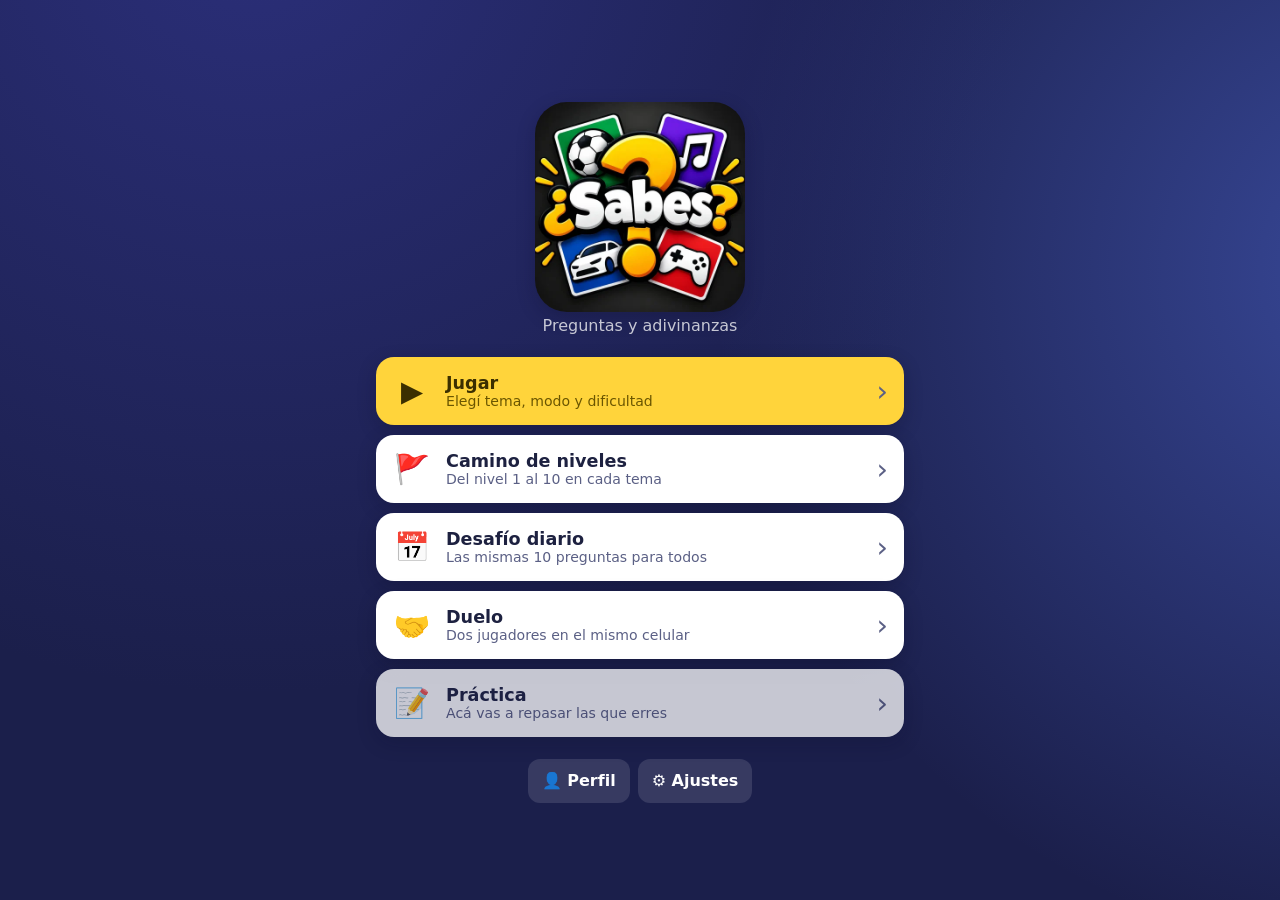
<file: index.html>
<!doctype html>
<html lang="es-AR">
  <head>
    <meta charset="UTF-8" />
    <meta name="viewport" content="width=device-width, initial-scale=1, viewport-fit=cover" />
    <meta name="theme-color" content="#1b1f4b" />
    <meta name="description" content="¿Sabes? Juego de preguntas y adivinanzas: fútbol, geografía, música, autos e interés general." />
    <link rel="icon" href="icons/icono-48.png" type="image/png" sizes="48x48" />
    <link rel="icon" href="icons/icono-192.png" type="image/png" sizes="192x192" />
    <link rel="apple-touch-icon" href="icons/icono-180.png" />
    <title>¿Sabes?</title>
    <script type="module" crossorigin src="./assets/index-BFh5QTkx.js"></script>
    <link rel="stylesheet" crossorigin href="./assets/index-BFrbjo6H.css">
  <link rel="manifest" href="./manifest.webmanifest"></head>
  <body>
    <div id="app" class="app"></div>
    <noscript>Para jugar necesitás activar JavaScript.</noscript>
  </body>
</html>
</file>
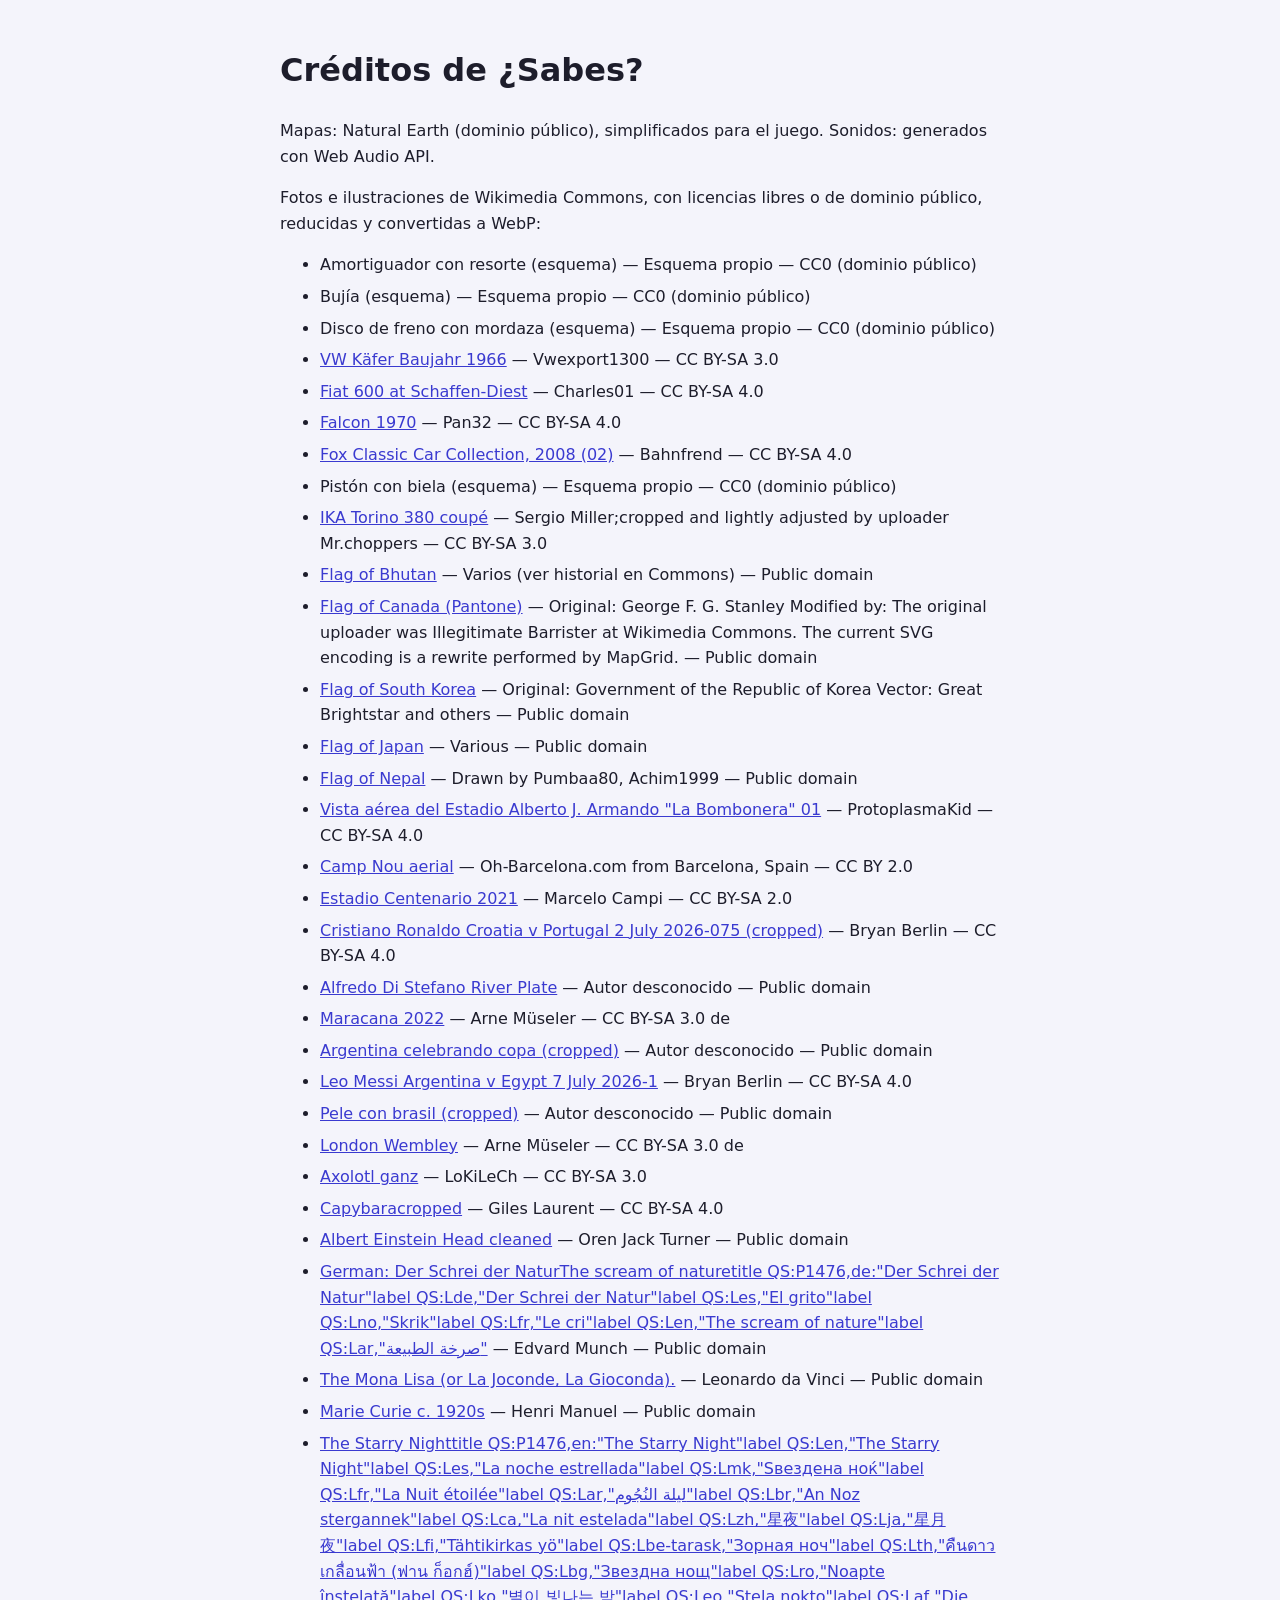
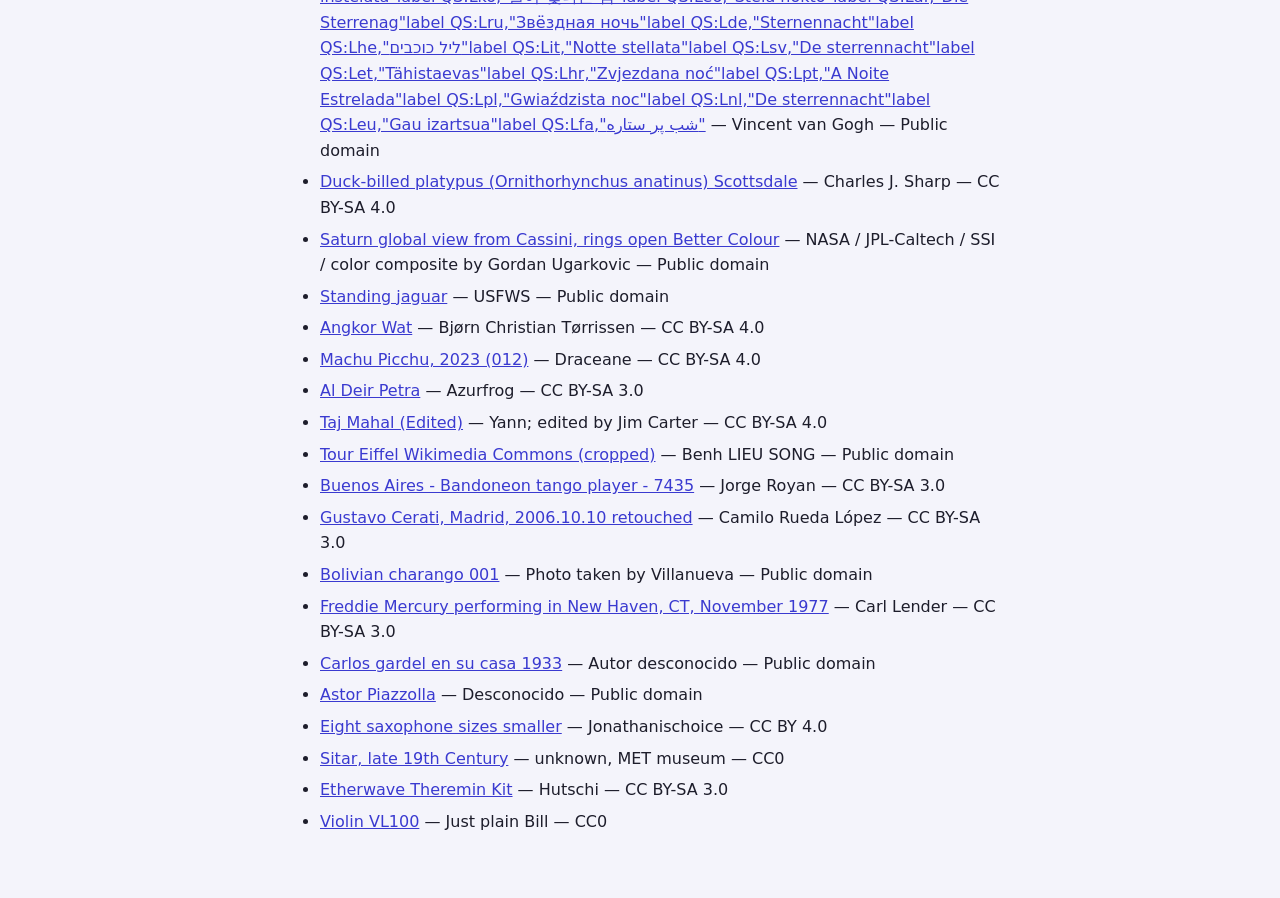
<file: creditos.html>
<!doctype html>
<html lang="es">
<head>
  <meta charset="utf-8">
  <meta name="viewport" content="width=device-width, initial-scale=1">
  <title>Créditos — ¿Sabes?</title>
  <link rel="icon" href="icons/icono-48.png">
  <style>
    body { margin: 0; font-family: system-ui, -apple-system, "Segoe UI", Roboto, sans-serif; line-height: 1.6; color: #1d1d2b; background: #f4f4fb; }
    main { max-width: 720px; margin: 0 auto; padding: 24px 16px 48px; }
    li { margin-bottom: 6px; overflow-wrap: anywhere; }
    a { color: #3a3ad0; }
  </style>
</head>
<body>
<main>
  <h1>Créditos de ¿Sabes?</h1>
  <p>Mapas: Natural Earth (dominio público), simplificados para el juego. Sonidos: generados con Web Audio API.</p>
  <p>Fotos e ilustraciones de Wikimedia Commons, con licencias libres o de dominio público, reducidas y convertidas a WebP:</p>
  <ul>
    <li>Amortiguador con resorte (esquema) — Esquema propio — CC0 (dominio público)</li>
    <li>Bujía (esquema) — Esquema propio — CC0 (dominio público)</li>
    <li>Disco de freno con mordaza (esquema) — Esquema propio — CC0 (dominio público)</li>
    <li><a href="https://commons.wikimedia.org/wiki/File:VW_K%C3%A4fer_Baujahr_1966.jpg">VW Käfer Baujahr 1966</a> — Vwexport1300 — CC BY-SA 3.0</li>
    <li><a href="https://commons.wikimedia.org/wiki/File:Fiat_600_at_Schaffen-Diest.jpg">Fiat 600 at Schaffen-Diest</a> — Charles01 — CC BY-SA 4.0</li>
    <li><a href="https://commons.wikimedia.org/wiki/File:Falcon_1970.jpg">Falcon 1970</a> — Pan32 — CC BY-SA 4.0</li>
    <li><a href="https://commons.wikimedia.org/wiki/File:Fox_Classic_Car_Collection,_2008_(02).JPG">Fox Classic Car Collection, 2008 (02)</a> — Bahnfrend — CC BY-SA 4.0</li>
    <li>Pistón con biela (esquema) — Esquema propio — CC0 (dominio público)</li>
    <li><a href="https://commons.wikimedia.org/wiki/File:IKA_Torino_380_coup%C3%A9.jpg">IKA Torino 380 coupé</a> — Sergio Miller;cropped and lightly adjusted by uploader Mr.choppers — CC BY-SA 3.0</li>
    <li><a href="https://commons.wikimedia.org/wiki/File:Flag_of_Bhutan.svg">Flag of Bhutan</a> — Varios (ver historial en Commons) — Public domain</li>
    <li><a href="https://commons.wikimedia.org/wiki/File:Flag_of_Canada_(Pantone).svg">Flag of Canada (Pantone)</a> — Original: George F. G. Stanley Modified by: The original uploader was Illegitimate Barrister at Wikimedia Commons. The current SVG encoding is a rewrite performed by MapGrid. — Public domain</li>
    <li><a href="https://commons.wikimedia.org/wiki/File:Flag_of_South_Korea.svg">Flag of South Korea</a> — Original: Government of the Republic of Korea Vector: Great Brightstar and others — Public domain</li>
    <li><a href="https://commons.wikimedia.org/wiki/File:Flag_of_Japan.svg">Flag of Japan</a> — Various — Public domain</li>
    <li><a href="https://commons.wikimedia.org/wiki/File:Flag_of_Nepal.svg">Flag of Nepal</a> — Drawn by Pumbaa80, Achim1999 — Public domain</li>
    <li><a href="https://commons.wikimedia.org/wiki/File:Vista_a%C3%A9rea_del_Estadio_Alberto_J._Armando_%22La_Bombonera%22_01.jpg">Vista aérea del Estadio Alberto J. Armando &quot;La Bombonera&quot; 01</a> — ProtoplasmaKid — CC BY-SA 4.0</li>
    <li><a href="https://commons.wikimedia.org/wiki/File:Camp_Nou_aerial.jpg">Camp Nou aerial</a> — Oh-Barcelona.com from Barcelona, Spain — CC BY 2.0</li>
    <li><a href="https://commons.wikimedia.org/wiki/File:Estadio_Centenario_2021.jpg">Estadio Centenario 2021</a> — Marcelo Campi — CC BY-SA 2.0</li>
    <li><a href="https://commons.wikimedia.org/wiki/File:Cristiano_Ronaldo_Croatia_v_Portugal_2_July_2026-075_(cropped).jpg">Cristiano Ronaldo Croatia v Portugal 2 July 2026-075 (cropped)</a> — Bryan Berlin — CC BY-SA 4.0</li>
    <li><a href="https://commons.wikimedia.org/wiki/File:Alfredo_Di_Stefano_River_Plate.jpg">Alfredo Di Stefano River Plate</a> — Autor desconocido — Public domain</li>
    <li><a href="https://commons.wikimedia.org/wiki/File:Maracana_2022.jpg">Maracana 2022</a> — Arne Müseler — CC BY-SA 3.0 de</li>
    <li><a href="https://commons.wikimedia.org/wiki/File:Argentina_celebrando_copa_(cropped).jpg">Argentina celebrando copa (cropped)</a> — Autor desconocido — Public domain</li>
    <li><a href="https://commons.wikimedia.org/wiki/File:Leo_Messi_Argentina_v_Egypt_7_July_2026-1.jpg">Leo Messi Argentina v Egypt 7 July 2026-1</a> — Bryan Berlin — CC BY-SA 4.0</li>
    <li><a href="https://commons.wikimedia.org/wiki/File:Pele_con_brasil_(cropped).jpg">Pele con brasil (cropped)</a> — Autor desconocido — Public domain</li>
    <li><a href="https://commons.wikimedia.org/wiki/File:London_Wembley.jpg">London Wembley</a> — Arne Müseler — CC BY-SA 3.0 de</li>
    <li><a href="https://commons.wikimedia.org/wiki/File:Axolotl_ganz.jpg">Axolotl ganz</a> — LoKiLeCh — CC BY-SA 3.0</li>
    <li><a href="https://commons.wikimedia.org/wiki/File:Capybaracropped.jpg">Capybaracropped</a> — Giles Laurent — CC BY-SA 4.0</li>
    <li><a href="https://commons.wikimedia.org/wiki/File:Albert_Einstein_Head_cleaned.jpg">Albert Einstein Head cleaned</a> — Oren Jack Turner — Public domain</li>
    <li><a href="https://commons.wikimedia.org/wiki/File:Edvard_Munch,_1893,_The_Scream,_oil,_tempera_and_pastel_on_cardboard,_91_x_73_cm,_National_Gallery_of_Norway.jpg">German: Der Schrei der NaturThe scream of naturetitle QS:P1476,de:&quot;Der Schrei der Natur&quot;label QS:Lde,&quot;Der Schrei der Natur&quot;label QS:Les,&quot;El grito&quot;label QS:Lno,&quot;Skrik&quot;label QS:Lfr,&quot;Le cri&quot;label QS:Len,&quot;The scream of nature&quot;label QS:Lar,&quot;صرخة الطبيعة&quot;</a> — Edvard Munch — Public domain</li>
    <li><a href="https://commons.wikimedia.org/wiki/File:Mona_Lisa.jpg">The Mona Lisa (or La Joconde, La Gioconda).</a> — Leonardo da Vinci — Public domain</li>
    <li><a href="https://commons.wikimedia.org/wiki/File:Marie_Curie_c._1920s.jpg">Marie Curie c. 1920s</a> — Henri Manuel — Public domain</li>
    <li><a href="https://commons.wikimedia.org/wiki/File:Van_Gogh_-_Starry_Night_-_Google_Art_Project.jpg">The Starry Nighttitle QS:P1476,en:&quot;The Starry Night&quot;label QS:Len,&quot;The Starry Night&quot;label QS:Les,&quot;La noche estrellada&quot;label QS:Lmk,&quot;Ѕвездена ноќ&quot;label QS:Lfr,&quot;La Nuit étoilée&quot;label QS:Lar,&quot;ليلة النُجُوم&quot;label QS:Lbr,&quot;An Noz stergannek&quot;label QS:Lca,&quot;La nit estelada&quot;label QS:Lzh,&quot;星夜&quot;label QS:Lja,&quot;星月夜&quot;label QS:Lfi,&quot;Tähtikirkas yö&quot;label QS:Lbe-tarask,&quot;Зорная ноч&quot;label QS:Lth,&quot;คืนดาวเกลื่อนฟ้า (ฟาน ก็อกฮ์)&quot;label QS:Lbg,&quot;Звездна нощ&quot;label QS:Lro,&quot;Noapte înstelată&quot;label QS:Lko,&quot;별이 빛나는 밤&quot;label QS:Leo,&quot;Stela nokto&quot;label QS:Laf,&quot;Die Sterrenag&quot;label QS:Lru,&quot;Звёздная ночь&quot;label QS:Lde,&quot;Sternennacht&quot;label QS:Lhe,&quot;ליל כוכבים&quot;label QS:Lit,&quot;Notte stellata&quot;label QS:Lsv,&quot;De sterrennacht&quot;label QS:Let,&quot;Tähistaevas&quot;label QS:Lhr,&quot;Zvjezdana noć&quot;label QS:Lpt,&quot;A Noite Estrelada&quot;label QS:Lpl,&quot;Gwiaździsta noc&quot;label QS:Lnl,&quot;De sterrennacht&quot;label QS:Leu,&quot;Gau izartsua&quot;label QS:Lfa,&quot;شب پر ستاره&quot;</a> — Vincent van Gogh — Public domain</li>
    <li><a href="https://commons.wikimedia.org/wiki/File:Duck-billed_platypus_(Ornithorhynchus_anatinus)_Scottsdale.jpg">Duck-billed platypus (Ornithorhynchus anatinus) Scottsdale</a> — Charles J. Sharp — CC BY-SA 4.0</li>
    <li><a href="https://commons.wikimedia.org/wiki/File:Saturn_global_view_from_Cassini,_rings_open_Better_Colour.png">Saturn global view from Cassini, rings open Better Colour</a> — NASA / JPL-Caltech / SSI / color composite by Gordan Ugarkovic — Public domain</li>
    <li><a href="https://commons.wikimedia.org/wiki/File:Standing_jaguar.jpg">Standing jaguar</a> — USFWS — Public domain</li>
    <li><a href="https://commons.wikimedia.org/wiki/File:Angkor_Wat.jpg">Angkor Wat</a> — Bjørn Christian Tørrissen — CC BY-SA 4.0</li>
    <li><a href="https://commons.wikimedia.org/wiki/File:Machu_Picchu,_2023_(012).jpg">Machu Picchu, 2023 (012)</a> — Draceane — CC BY-SA 4.0</li>
    <li><a href="https://commons.wikimedia.org/wiki/File:Al_Deir_Petra.JPG">Al Deir Petra</a> — Azurfrog — CC BY-SA 3.0</li>
    <li><a href="https://commons.wikimedia.org/wiki/File:Taj_Mahal_(Edited).jpeg">Taj Mahal (Edited)</a> — Yann; edited by Jim Carter — CC BY-SA 4.0</li>
    <li><a href="https://commons.wikimedia.org/wiki/File:Tour_Eiffel_Wikimedia_Commons_(cropped).jpg">Tour Eiffel Wikimedia Commons (cropped)</a> — Benh LIEU SONG — Public domain</li>
    <li><a href="https://commons.wikimedia.org/wiki/File:Buenos_Aires_-_Bandoneon_tango_player_-_7435.jpg">Buenos Aires - Bandoneon tango player - 7435</a> — Jorge Royan — CC BY-SA 3.0</li>
    <li><a href="https://commons.wikimedia.org/wiki/File:Gustavo_Cerati,_Madrid,_2006.10.10_retouched.jpg">Gustavo Cerati, Madrid, 2006.10.10 retouched</a> — Camilo Rueda López — CC BY-SA 3.0</li>
    <li><a href="https://commons.wikimedia.org/wiki/File:Bolivian_charango_001.jpg">Bolivian charango 001</a> — Photo taken by Villanueva — Public domain</li>
    <li><a href="https://commons.wikimedia.org/wiki/File:Freddie_Mercury_performing_in_New_Haven,_CT,_November_1977.jpg">Freddie Mercury performing in New Haven, CT, November 1977</a> — Carl Lender — CC BY-SA 3.0</li>
    <li><a href="https://commons.wikimedia.org/wiki/File:Carlos_gardel_en_su_casa_1933.jpg">Carlos gardel en su casa 1933</a> — Autor desconocido — Public domain</li>
    <li><a href="https://commons.wikimedia.org/wiki/File:Astor_Piazzolla.jpg">Astor Piazzolla</a> — Desconocido — Public domain</li>
    <li><a href="https://commons.wikimedia.org/wiki/File:Eight_saxophone_sizes_smaller.png">Eight saxophone sizes smaller</a> — Jonathanischoice — CC BY 4.0</li>
    <li><a href="https://commons.wikimedia.org/wiki/File:Sitar,_late_19th_Century.jpg">Sitar, late 19th Century</a> — unknown, MET museum — CC0</li>
    <li><a href="https://commons.wikimedia.org/wiki/File:Etherwave_Theremin_Kit.jpg">Etherwave Theremin Kit</a> — Hutschi — CC BY-SA 3.0</li>
    <li><a href="https://commons.wikimedia.org/wiki/File:Violin_VL100.png">Violin VL100</a> — Just plain Bill — CC0</li>
  </ul>
</main>
</body>
</html>
</file>
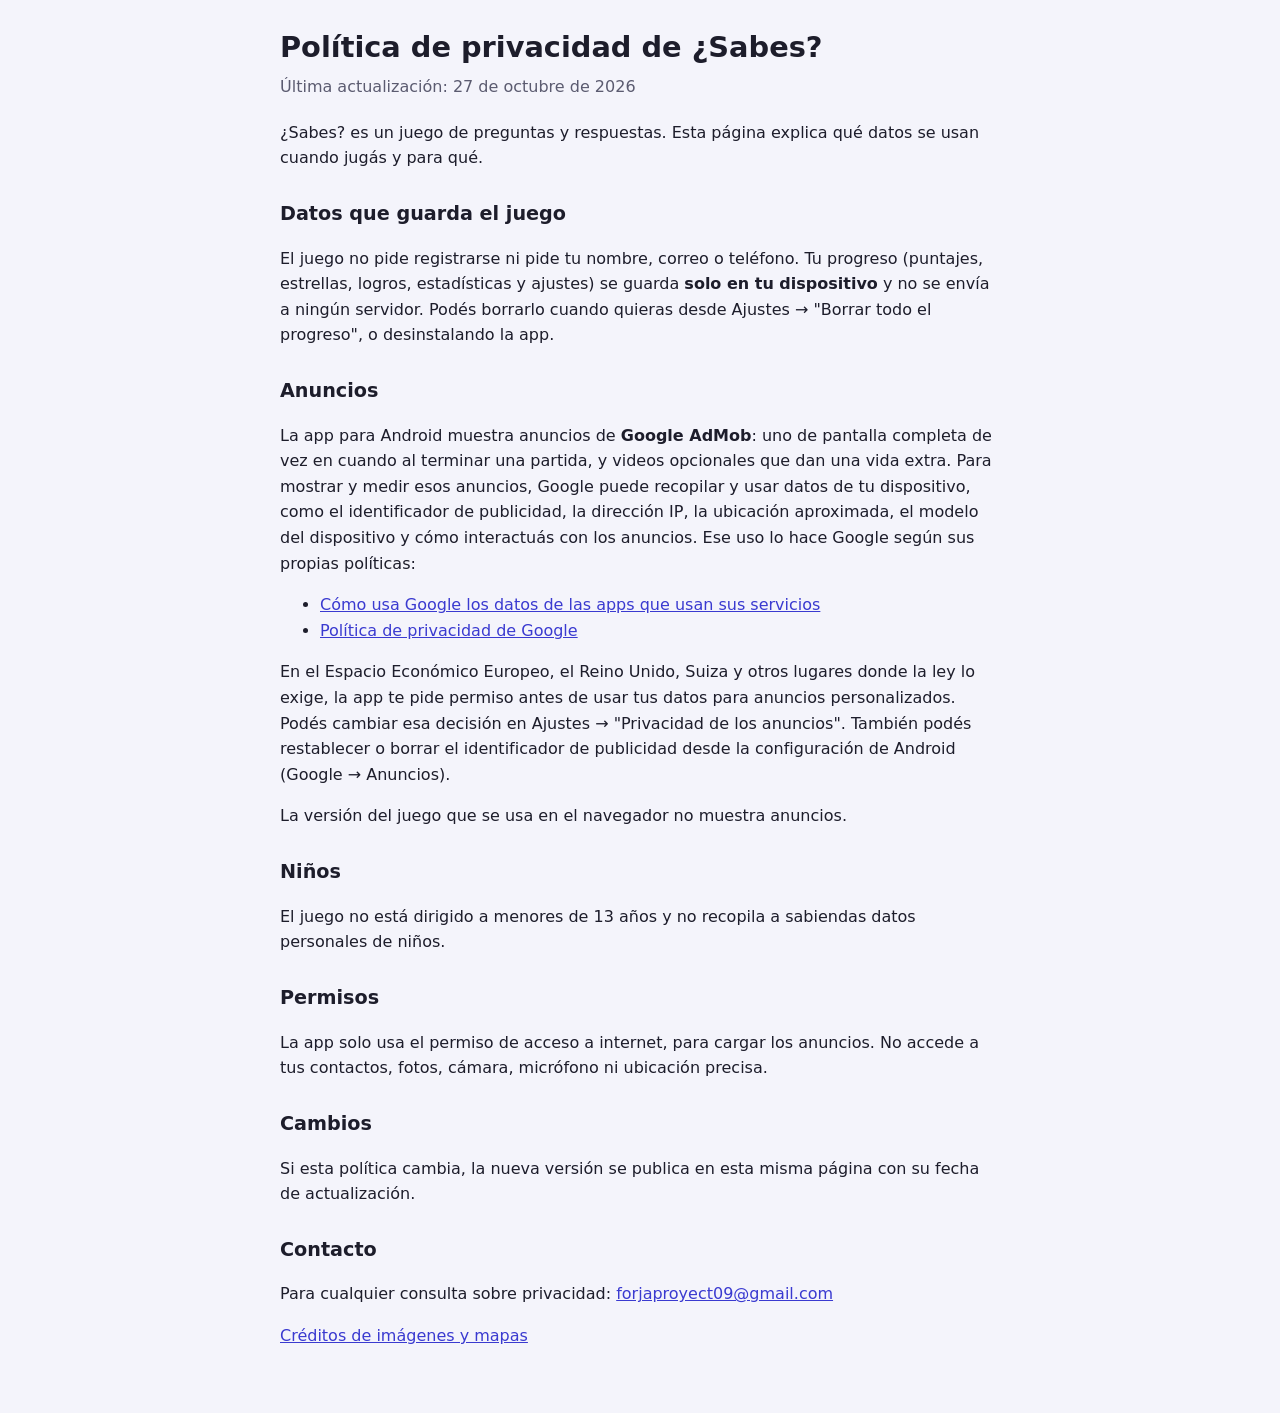
<file: privacidad.html>
<!doctype html>
<html lang="es">
<head>
  <meta charset="utf-8">
  <meta name="viewport" content="width=device-width, initial-scale=1">
  <title>Política de privacidad — ¿Sabes?</title>
  <link rel="icon" href="icons/icono-48.png">
  <style>
    body { margin: 0; font-family: system-ui, -apple-system, "Segoe UI", Roboto, sans-serif; line-height: 1.6; color: #1d1d2b; background: #f4f4fb; }
    main { max-width: 720px; margin: 0 auto; padding: 24px 16px 48px; }
    h1 { font-size: 1.8rem; margin: 0 0 4px; }
    h2 { font-size: 1.2rem; margin: 28px 0 6px; }
    .fecha { color: #5b5b70; margin: 0 0 20px; }
    a { color: #3a3ad0; }
  </style>
</head>
<body>
<main>
  <h1>Política de privacidad de ¿Sabes?</h1>
  <p class="fecha">Última actualización: 27 de octubre de 2026</p>

  <p>¿Sabes? es un juego de preguntas y respuestas. Esta página explica qué datos se usan cuando jugás y para qué.</p>

  <h2>Datos que guarda el juego</h2>
  <p>El juego no pide registrarse ni pide tu nombre, correo o teléfono. Tu progreso (puntajes, estrellas, logros, estadísticas y ajustes) se guarda <strong>solo en tu dispositivo</strong> y no se envía a ningún servidor. Podés borrarlo cuando quieras desde Ajustes → "Borrar todo el progreso", o desinstalando la app.</p>

  <h2>Anuncios</h2>
  <p>La app para Android muestra anuncios de <strong>Google AdMob</strong>: uno de pantalla completa de vez en cuando al terminar una partida, y videos opcionales que dan una vida extra. Para mostrar y medir esos anuncios, Google puede recopilar y usar datos de tu dispositivo, como el identificador de publicidad, la dirección IP, la ubicación aproximada, el modelo del dispositivo y cómo interactuás con los anuncios. Ese uso lo hace Google según sus propias políticas:</p>
  <ul>
    <li><a href="https://policies.google.com/technologies/partner-sites?hl=es">Cómo usa Google los datos de las apps que usan sus servicios</a></li>
    <li><a href="https://policies.google.com/privacy?hl=es">Política de privacidad de Google</a></li>
  </ul>
  <p>En el Espacio Económico Europeo, el Reino Unido, Suiza y otros lugares donde la ley lo exige, la app te pide permiso antes de usar tus datos para anuncios personalizados. Podés cambiar esa decisión en Ajustes → "Privacidad de los anuncios". También podés restablecer o borrar el identificador de publicidad desde la configuración de Android (Google → Anuncios).</p>
  <p>La versión del juego que se usa en el navegador no muestra anuncios.</p>

  <h2>Niños</h2>
  <p>El juego no está dirigido a menores de 13 años y no recopila a sabiendas datos personales de niños.</p>

  <h2>Permisos</h2>
  <p>La app solo usa el permiso de acceso a internet, para cargar los anuncios. No accede a tus contactos, fotos, cámara, micrófono ni ubicación precisa.</p>

  <h2>Cambios</h2>
  <p>Si esta política cambia, la nueva versión se publica en esta misma página con su fecha de actualización.</p>

  <h2>Contacto</h2>
  <p>Para cualquier consulta sobre privacidad: <a href="mailto:forjaproyect09@gmail.com">forjaproyect09@gmail.com</a></p>
  <p><a href="creditos.html">Créditos de imágenes y mapas</a></p>
</main>
</body>
</html>
</file>
<file: assets/index-BFrbjo6H.css>
:root{--fondo:#1b1f4b;--fondo-2:#2b2f7a;--tarjeta:#fff;--tarjeta-2:#f1f3ff;--texto:#1d2140;--texto-suave:#5b6085;--claro:#fff;--claro-suave:#ffffffbf;--acento:#ffd43b;--acento-texto:#3b2f00;--primario:#5c7cfa;--primario-oscuro:#3b5bdb;--bien:#2fb344;--bien-claro:#d3f9d8;--mal:#e03131;--mal-claro:#ffe3e3;--borde:#dfe3f5;--sombra:0 6px 18px #0a0c2840;--radio:18px;--color-tema:#5c7cfa;--fuente:system-ui, -apple-system, "Segoe UI", Roboto, "Helvetica Neue", Arial, sans-serif;--seguro-arriba:env(safe-area-inset-top,0px);--seguro-abajo:env(safe-area-inset-bottom,0px);--lightningcss-light: ;--lightningcss-dark:initial;color-scheme:dark}*{box-sizing:border-box}html,body{min-height:100%;margin:0}body{font-family:var(--fuente);color:var(--claro);background:var(--fondo);background-image:radial-gradient(circle at 20% -10%, var(--fondo-2) 0, transparent 55%), radial-gradient(circle at 110% 30%, color-mix(in srgb, var(--color-tema) 45%, transparent) 0, transparent 45%);-webkit-tap-highlight-color:transparent;-webkit-font-smoothing:antialiased;overscroll-behavior-y:none;background-attachment:fixed}button,input{font:inherit}button{cursor:pointer;touch-action:manipulation}button:disabled{cursor:default}:focus-visible{outline:3px solid var(--acento);outline-offset:2px}a{color:var(--primario-oscuro)}.app{max-width:560px;min-height:100dvh;margin:0 auto}.pantalla{min-height:100dvh;padding:calc(12px + var(--seguro-arriba)) 16px calc(24px + var(--seguro-abajo));flex-direction:column;gap:14px;display:flex}.pantalla.centrada{justify-content:center;align-items:center}.cargando-texto{color:var(--claro-suave);text-align:center;padding:24px;animation:1.2s ease-in-out infinite latido}.cargando-texto.grande{font-size:1.2rem}.encabezado{align-items:center;gap:10px;display:flex}.encabezado h1{text-align:center;flex:1;margin:0;font-size:1.3rem}.volver,.volver-vacio{width:44px;height:44px;color:var(--claro);background:#ffffff1f;border:0;border-radius:50%;flex:none;place-items:center;font-size:1.6rem;line-height:1;display:grid}.volver-vacio{background:0 0}.boton{min-height:52px;color:var(--claro);background:var(--primario);box-shadow:0 4px 0 var(--primario-oscuro);border:0;border-radius:14px;padding:12px 20px;font-size:1.05rem;font-weight:700;transition:transform 80ms,box-shadow 80ms,opacity .2s}.boton:active:not(:disabled){box-shadow:0 1px 0 var(--primario-oscuro);transform:translateY(3px)}.boton:disabled{opacity:.45}.boton.primario{background:var(--acento);color:var(--acento-texto);box-shadow:0 4px #e0a800}.boton.primario:active:not(:disabled){box-shadow:0 1px #e0a800}.boton.secundario{color:var(--claro);background:#ffffff24;box-shadow:0 4px #00000040}.tarjeta-clara .boton.secundario,.pregunta .boton.secundario,.modal .boton.secundario,.devolucion .boton.secundario{background:var(--tarjeta-2);color:var(--texto);box-shadow:0 4px 0 var(--borde)}.boton.peligro{background:var(--mal);box-shadow:0 4px #a51111}.boton.grande{width:100%;min-height:60px;font-size:1.25rem}.boton.chico{min-height:44px;padding:8px 14px;font-size:.95rem}.fila-botones{flex-wrap:wrap;gap:10px;display:flex}.fila-botones>.boton{flex:140px}.boton-chico{min-height:44px;color:var(--claro);background:#ffffff1f;border:0;border-radius:12px;padding:10px 14px;font-weight:600}.inicio{justify-content:center;gap:22px}.logo{text-align:center}.logo h1{margin:0;line-height:0}.logo-imagen{width:min(210px,56vw);height:auto;box-shadow:var(--sombra);border-radius:32px;animation:3s ease-in-out infinite flotar}.logo-sub{color:var(--claro-suave);margin:4px 0 0}.menu{flex-direction:column;gap:10px;display:flex}.menu-item{border-radius:var(--radio);background:var(--tarjeta);width:100%;min-height:68px;color:var(--texto);text-align:left;box-shadow:var(--sombra);border:0;align-items:center;gap:14px;padding:14px 16px;transition:transform .1s;display:flex}.menu-item:active{transform:scale(.98)}.menu-item.destacado{background:var(--acento);color:var(--acento-texto)}.menu-item.apagado{opacity:.75}.menu-item.hecho .menu-sub{color:var(--bien);font-weight:700}.menu-icono{text-align:center;flex:none;width:40px;font-size:1.8rem}.menu-textos{flex-direction:column;flex:1;min-width:0;display:flex}.menu-titulo{font-size:1.1rem;font-weight:800}.menu-sub{color:var(--texto-suave);font-size:.88rem}.menu-item.destacado .menu-sub{color:#6b5600}.menu-flecha{color:var(--texto-suave);font-size:1.8rem}.menu-chico{flex-wrap:wrap;justify-content:center;gap:8px;display:flex}.seleccion-contenido{flex-direction:column;gap:14px;padding-bottom:90px;display:flex}.bloque{border-radius:var(--radio);background:#ffffff12;padding:14px}.bloque h2{margin:0 0 10px;font-size:1.05rem}.bloque h2 small{color:var(--claro-suave);font-weight:400}.grilla-temas{grid-template-columns:repeat(3,1fr);gap:8px;display:grid}.tema-tarjeta{--c:var(--primario);background:var(--tarjeta);min-height:92px;color:var(--texto);box-shadow:0 4px 0 color-mix(in srgb, var(--c) 60%, #000);border:3px solid #0000;border-radius:16px;flex-direction:column;justify-content:center;align-items:center;gap:6px;padding:12px 4px;transition:transform .1s;display:flex}.tema-tarjeta.activo{border-color:var(--c);background:color-mix(in srgb, var(--c) 18%, #fff);transform:translateY(-2px)}.tema-icono{font-size:2rem}.tema-nombre{text-align:center;font-size:.85rem;font-weight:700;line-height:1.1}.lista-modos{grid-template-columns:1fr 1fr;gap:8px;display:grid}.modo-tarjeta{background:var(--tarjeta);color:var(--texto);text-align:left;border:3px solid #0000;border-radius:14px;align-items:flex-start;gap:8px;min-height:76px;padding:10px;display:flex}.modo-tarjeta.activo{border-color:var(--acento);background:#fff9db}.modo-tarjeta strong{font-size:.98rem;display:block}.modo-tarjeta small{color:var(--texto-suave);font-size:.78rem;line-height:1.25;display:block}.modo-icono{font-size:1.5rem}.nombres-duelo{grid-template-columns:1fr 1fr;gap:8px;margin-top:10px;display:grid}.nombres-duelo label{color:var(--claro-suave);flex-direction:column;gap:4px;font-size:.85rem;display:flex}.chips{flex-wrap:wrap;gap:8px;margin-bottom:8px;display:flex}.chip{color:var(--claro);background:0 0;border:2px solid #ffffff40;border-radius:999px;min-height:42px;padding:8px 14px;font-size:.92rem;font-weight:600}.chip.activo{background:var(--acento);border-color:var(--acento);color:var(--acento-texto)}.ayuda{color:var(--claro-suave);margin:4px 0 0;font-size:.9rem}.pregunta .ayuda{color:var(--texto-suave)}.ayuda.centro,.centro{text-align:center}.pie-fijo{padding:12px 16px calc(12px + var(--seguro-abajo));background:linear-gradient(transparent, var(--fondo) 35%);z-index:5;max-width:560px;margin:0 auto;position:fixed;bottom:0;left:0;right:0}.juego{padding-bottom:calc(12px + var(--seguro-abajo));gap:10px}.hud{align-items:center;gap:8px;display:flex}.hud-centro{flex-direction:column;flex:1;align-items:center;min-width:0;display:flex}.hud-tema{color:var(--claro-suave);white-space:nowrap;text-overflow:ellipsis;max-width:100%;font-size:.8rem;overflow:hidden}.hud-progreso{font-weight:800}.hud-derecha{flex-direction:column;align-items:flex-end;min-width:60px;display:flex}.hud-puntos{color:var(--acento);white-space:nowrap;font-weight:800}.hud-vidas{letter-spacing:1px;font-size:.9rem}.hud-jugador{justify-content:center;gap:8px;display:flex}.duelista{background:#ffffff1a;border-radius:999px;padding:4px 12px;font-size:.9rem}.duelista.activo{background:var(--acento);color:var(--acento-texto);font-weight:800}.reloj{background:#ffffff26;border-radius:999px;height:26px;position:relative;overflow:hidden}.reloj-barra{background:var(--bien);border-radius:999px;transition:width .1s linear,background .3s;position:absolute;top:0;bottom:0;left:0;right:auto}.reloj.apurado .reloj-barra{background:var(--mal)}.reloj.apurado{animation:.6s ease-in-out infinite latido}.reloj-texto{text-align:center;font-size:.9rem;font-weight:800;line-height:26px;display:block;position:relative}.zona-pregunta{flex-direction:column;flex:1;gap:12px;display:flex}.pregunta{background:var(--tarjeta);color:var(--texto);box-shadow:var(--sombra);border-top:6px solid var(--color-tema);border-radius:22px;flex-direction:column;gap:12px;padding:16px;display:flex}.tipo-chip{color:var(--texto-suave);background:var(--tarjeta-2);border-radius:999px;align-self:flex-start;padding:4px 10px;font-size:.78rem;font-weight:700}.enunciado{overflow-wrap:anywhere;margin:0;font-size:clamp(1.1rem,5vw,1.35rem);line-height:1.3}.afirmacion{text-align:center;overflow-wrap:anywhere;margin:4px 0;font-size:clamp(1.15rem,5.2vw,1.4rem);font-weight:700;line-height:1.35}.acertijo{text-align:center;white-space:pre-line;color:#5c4400;background:#fff9db;border-radius:14px;margin:0;padding:14px;font-size:1.15rem;font-style:italic;line-height:1.5}.opciones{gap:10px;display:grid}.opciones.dos{grid-template-columns:1fr 1fr}.opcion{border:2px solid var(--borde);background:var(--tarjeta-2);width:100%;min-height:56px;color:var(--texto);text-align:left;border-radius:14px;align-items:center;gap:10px;padding:10px 12px;font-size:1.02rem;font-weight:600;line-height:1.25;transition:background .15s,border-color .15s,transform .1s,opacity .2s;display:flex}.opcion:active:not(:disabled){transform:scale(.98)}.opcion .texto{overflow-wrap:anywhere;flex:1}.opcion .letra{color:#fff;background:#4c5180;border-radius:50%;flex:none;place-items:center;width:32px;height:32px;font-size:.9rem;font-weight:800;display:grid}.opcion.elegida{border-color:var(--primario)}.opcion.correcta{background:var(--bien-claro);border-color:var(--bien);animation:.4s rebote}.opcion.correcta .letra{background:var(--bien)}.opcion.incorrecta{background:var(--mal-claro);border-color:var(--mal);animation:.4s sacudir}.opcion.incorrecta .letra{background:var(--mal)}.opcion.eliminada{opacity:.25;text-decoration:line-through}.opcion:disabled:not(.correcta):not(.incorrecta):not(.eliminada){opacity:.7}.opcion.vf{text-align:center;justify-content:center;min-height:72px;font-size:1.15rem;font-weight:800}.opcion.vf.verdadero{color:#1b6e2a}.opcion.vf.falso{color:#a51111}.opciones.versus .opcion{text-align:center;flex-direction:column;justify-content:center;min-height:110px;font-size:1.1rem}.opcion .valor{color:var(--texto-suave);font-size:.85rem;font-weight:700;display:block}.imagen-marco{background:var(--tarjeta-2);aspect-ratio:4/3;border-radius:14px;place-items:center;width:100%;max-height:42vh;display:grid;position:relative;overflow:hidden}.imagen-marco.cargando:after{content:"Cargando imagen…";color:var(--texto-suave);animation:1.2s infinite latido;position:absolute}.imagen-marco.sin-imagen{color:var(--texto-suave);text-align:center;padding:20px}.imagen-pregunta,.imagen-revela{object-fit:contain;width:100%;height:100%;display:block}.revela-barra{background:#0000001a;height:6px;position:absolute;bottom:0;left:0;right:0}.revela-barra span{background:var(--acento);width:100%;height:100%;display:block}.pistas{flex-direction:column;gap:8px;margin:0;padding-left:26px;display:flex}.pista{background:var(--tarjeta-2);border-radius:10px;padding:8px 10px;font-size:1.05rem;line-height:1.35}.mas-pistas{align-self:stretch}.respuesta-escrita{flex-direction:column;gap:10px;display:flex}.entrada-texto{border:2px solid var(--borde);width:100%;min-height:54px;color:var(--texto);background:#fff;border-radius:14px;padding:12px 14px;font-size:1.1rem}.entrada-texto:focus{border-color:var(--primario);outline:none}.entrada-texto.correcta{border-color:var(--bien);background:var(--bien-claro)}.entrada-texto.incorrecta{border-color:var(--mal);background:var(--mal-claro)}.entrada-texto.chica{min-height:44px;font-size:1rem}.sacudir{animation:.4s sacudir}.ordenar-lista{flex-direction:column;gap:8px;display:flex}.ordenar-item .numero{border:2px dashed var(--borde);background:#fff;border-radius:10px;flex:none;place-items:center;width:34px;height:34px;font-weight:800;display:grid}.ordenar-item.puesto .numero{background:var(--color-tema);color:#fff;border:0}.ordenar-item.correcta .numero{background:var(--bien);color:#fff;border:0}.ordenar-item.incorrecta .numero{background:var(--mal);color:#fff;border:0}.mapa-contenedor{min-height:200px}.mapa-marco{touch-action:manipulation;background:#a5d8ff;border-radius:14px;overflow:hidden}.mapa-svg{width:100%;height:auto;max-height:52vh;display:block}.mapa-agua{fill:#a5d8ff}.mapa-region{fill:#f8f9fa;stroke:#495057;stroke-width:var(--trazo,.5px);stroke-linejoin:round;cursor:pointer;transition:fill .15s}.mapa-region:hover{fill:#fff3bf}.mapa-region.elegida{fill:var(--acento);stroke:#000}.mapa-region.correcta{fill:var(--bien);stroke:#0b3d14}.mapa-region.incorrecta{fill:var(--mal)}.comodines{justify-content:center;gap:8px;display:flex}.comodin{max-width:140px;min-height:52px;color:var(--claro);background:#ffffff24;border:0;border-radius:14px;flex:1;grid-template-columns:auto 1fr auto;align-items:center;gap:6px;padding:6px;display:grid}.comodin:disabled{opacity:.35}.comodin-icono{font-size:1.2rem;font-weight:900}.comodin-nombre{text-align:left;font-size:.9rem;font-weight:700}.comodin-cantidad{background:var(--acento);color:var(--acento-texto);border-radius:999px;place-items:center;min-width:22px;height:22px;font-size:.8rem;font-weight:800;display:grid}.comodin.gastado .comodin-cantidad{color:var(--claro);background:#ffffff4d}.devolucion{background:var(--tarjeta);color:var(--texto);box-shadow:var(--sombra);border-left:8px solid var(--bien);opacity:0;border-radius:20px;flex-direction:column;gap:8px;padding:16px;transition:transform .25s ease-out,opacity .25s;display:flex;transform:translateY(16px)}.devolucion.visible{opacity:1;transform:none}.devolucion.mal{border-left-color:var(--mal)}.devolucion-titulo{align-items:center;gap:4px;font-size:1.3rem;font-weight:900;display:flex}.devolucion.bien .devolucion-titulo{color:#1b6e2a}.devolucion.mal .devolucion-titulo{color:#a51111}.mas-puntos{background:var(--acento);color:var(--acento-texto);border-radius:999px;margin-left:auto;padding:2px 12px;font-size:1rem;animation:.5s rebote}.respuesta-correcta,.dato{overflow-wrap:anywhere;margin:0;line-height:1.4}.dato{color:var(--texto-suave);font-size:.95rem}.otra-vida{border-top:1px dashed var(--borde,#ccc);flex-direction:column;gap:8px;padding-top:6px;display:flex}.otra-vida p{text-align:center;margin:0;font-weight:800}.pasar-telefono{text-align:center;flex-direction:column;align-items:center;gap:14px;padding:30px 10px;display:flex}.pasar-telefono h2{margin:0;font-size:1.8rem}.icono-grande{font-size:4rem;animation:2s ease-in-out infinite flotar}.modal-fondo{z-index:20;background:#05061999;place-items:center;padding:16px;animation:.2s aparecer;display:grid;position:fixed;top:0;bottom:0;left:0;right:0}.modal{background:var(--tarjeta);color:var(--texto);width:100%;max-width:420px;box-shadow:var(--sombra);border-radius:20px;padding:20px}.modal h2{margin:0 0 8px}.modal p{color:var(--texto-suave);margin:0 0 16px}.aviso{left:50%;bottom:calc(24px + var(--seguro-abajo));opacity:0;color:#fff;z-index:30;text-align:center;pointer-events:none;background:#000c;border-radius:14px;max-width:calc(100% - 32px);padding:12px 18px;transition:transform .3s,opacity .3s;position:fixed;transform:translate(-50%,20px)}.aviso.visible{opacity:1;transform:translate(-50%)}.pestanas{justify-content:space-between;gap:6px;display:flex}.pestana{--c:var(--primario);background:#ffffff1a;border:3px solid #0000;border-radius:14px;flex:1;min-height:52px;font-size:1.6rem}.pestana.activa{background:var(--c);border-color:#fff}.camino-titulo{text-align:center}.camino-titulo h2{margin:6px 0 2px}.camino-titulo p{color:var(--claro-suave);margin:0;font-size:.9rem}.camino-niveles{flex-direction:column-reverse;gap:6px;margin:0;padding:8px 0 20px;list-style:none;display:flex;position:relative}.camino-paso{align-items:center;gap:12px;padding:0 12%;display:flex}.camino-paso.derecha{text-align:right;flex-direction:row-reverse}.nivel-boton{--c:var(--primario);background:var(--c);color:#fff;width:70px;height:70px;box-shadow:0 5px 0 color-mix(in srgb, var(--c) 55%, #000);border:4px solid #fff;border-radius:50%;flex:none;font-size:1.6rem;font-weight:900;transition:transform .1s}.nivel-boton:active{transform:translateY(3px)}.nivel-boton.bloqueado{background:#5a5f86;border-color:#8a8fb3;font-size:1.3rem;box-shadow:0 5px #33375a}.nivel-boton.pasado{border-color:var(--acento)}.nivel-info{flex-direction:column;display:flex}.estrellas{color:var(--acento);letter-spacing:2px;font-size:1.3rem}.nivel-info small{color:var(--claro-suave)}.resultado{text-align:center}.resultado-cabecera h1{margin:6px 0;font-size:1.6rem}.resultado-icono{font-size:4rem;animation:.6s rebote}.resultado-modo{color:var(--claro-suave);margin:0}.estrellas.grande{color:#ffffff40;letter-spacing:6px;font-size:3rem}.estrellas.grande .llena{color:var(--acento);animation:.6s rebote;display:inline-block}.cifras{grid-template-columns:repeat(auto-fit,minmax(90px,1fr));gap:8px;display:grid}.cifra-caja{background:var(--tarjeta);color:var(--texto);border-radius:16px;flex-direction:column;padding:12px 6px;display:flex}.cifra{font-size:1.6rem;font-weight:900}.cifra-caja small{color:var(--texto-suave)}.insignia-texto{color:var(--acento);margin:6px 0 0;font-weight:800}.duelo-marcador{grid-template-columns:1fr 1fr;gap:8px;display:grid}.duelo-jugador{background:var(--tarjeta);color:var(--texto);border-radius:16px;flex-direction:column;padding:14px;display:flex}.logros-nuevos h2{margin:0 0 8px;font-size:1.1rem}.repaso{text-align:left;border-radius:var(--radio);background:#ffffff12;padding:12px 14px}.repaso summary{cursor:pointer;min-height:32px;font-weight:700}.repaso ol{flex-direction:column;gap:8px;margin:10px 0 0;padding:0;list-style:none;display:flex}.repaso li{align-items:flex-start;gap:8px;display:flex}.repaso-pregunta{display:block}.repaso small{color:var(--claro-suave);display:block}.tabla-temas{flex-direction:column;gap:10px;display:flex}.fila-tema{--c:var(--primario);align-items:center;gap:10px;display:flex}.fila-tema-datos{flex:1;min-width:0}.fila-tema-titulo{justify-content:space-between;display:flex}.fila-tema small{color:var(--claro-suave)}.barra{background:#ffffff26;border-radius:999px;height:10px;margin:4px 0;overflow:hidden}.barra span{background:var(--c);border-radius:999px;height:100%;display:block}.lista-records{flex-direction:column;gap:8px;margin:0;padding:0;list-style:none;display:flex}.lista-records li{grid-template-columns:1fr auto;gap:0 8px;display:grid}.lista-records small{color:var(--claro-suave);grid-column:1/-1}.grilla-logros{grid-template-columns:1fr 1fr;gap:8px;display:grid}.logro{background:var(--tarjeta);color:var(--texto);text-align:left;border-radius:14px;align-items:center;gap:8px;padding:10px;display:flex}.logro.pendiente{opacity:.55}.logro strong{font-size:.92rem;display:block}.logro small{color:var(--texto-suave);font-size:.78rem;line-height:1.2;display:block}.logro-icono{font-size:1.7rem}.ajuste{border-bottom:1px solid #ffffff1a;justify-content:space-between;align-items:center;gap:12px;padding:10px 0;display:flex}.ajuste:last-child{border-bottom:0}.ajuste small{color:var(--claro-suave);display:block}.interruptor{-webkit-appearance:none;appearance:none;cursor:pointer;background:#ffffff40;border-radius:999px;flex:none;width:54px;height:32px;transition:background .2s;position:relative}.interruptor:after{content:"";background:#fff;border-radius:50%;width:24px;height:24px;transition:transform .2s;position:absolute;top:4px;left:4px}.interruptor:checked{background:var(--bien)}.interruptor:checked:after{transform:translate(22px)}.version{opacity:.6}.entra,.aparece{animation:.3s ease-out entrar}@keyframes entrar{0%{opacity:0;transform:translateY(12px)}to{opacity:1;transform:none}}@keyframes aparecer{0%{opacity:0}to{opacity:1}}@keyframes rebote{0%{transform:scale(.9)}50%{transform:scale(1.06)}to{transform:scale(1)}}@keyframes sacudir{0%,to{transform:translate(0)}25%{transform:translate(-6px)}75%{transform:translate(6px)}}@keyframes latido{0%,to{opacity:1}50%{opacity:.55}}@keyframes flotar{0%,to{transform:translateY(0)rotate(-6deg)}50%{transform:translateY(-6px)rotate(-3deg)}}.sin-animaciones *,.sin-animaciones :before,.sin-animaciones :after{transition:none!important;animation:none!important}@media (prefers-reduced-motion:reduce){*,:before,:after{transition-duration:.01ms!important;animation-duration:.01ms!important}}@media (max-width:360px){.grilla-temas{grid-template-columns:repeat(2,1fr)}.lista-modos{grid-template-columns:1fr}.comodin-nombre{display:none}.comodin{grid-template-columns:1fr auto}}@media (min-width:700px){.pantalla{padding-top:28px}}
</file>
